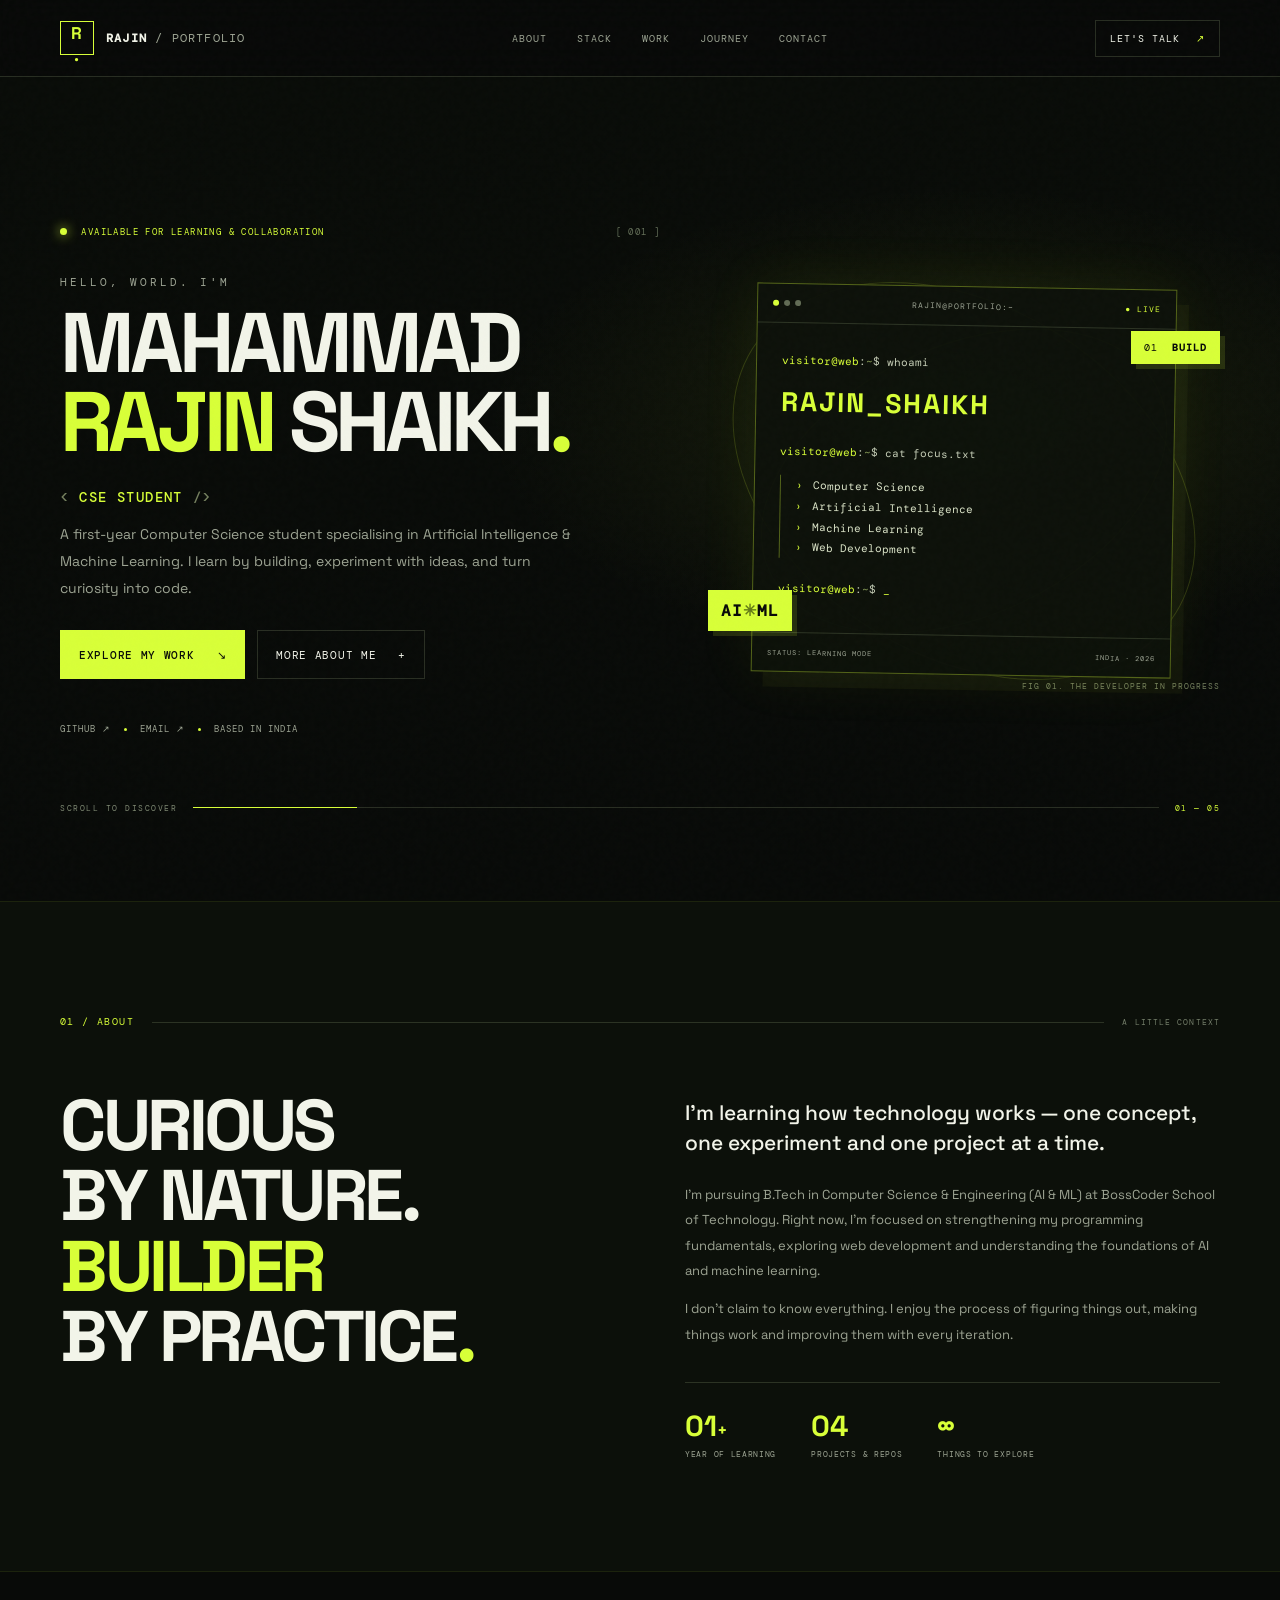
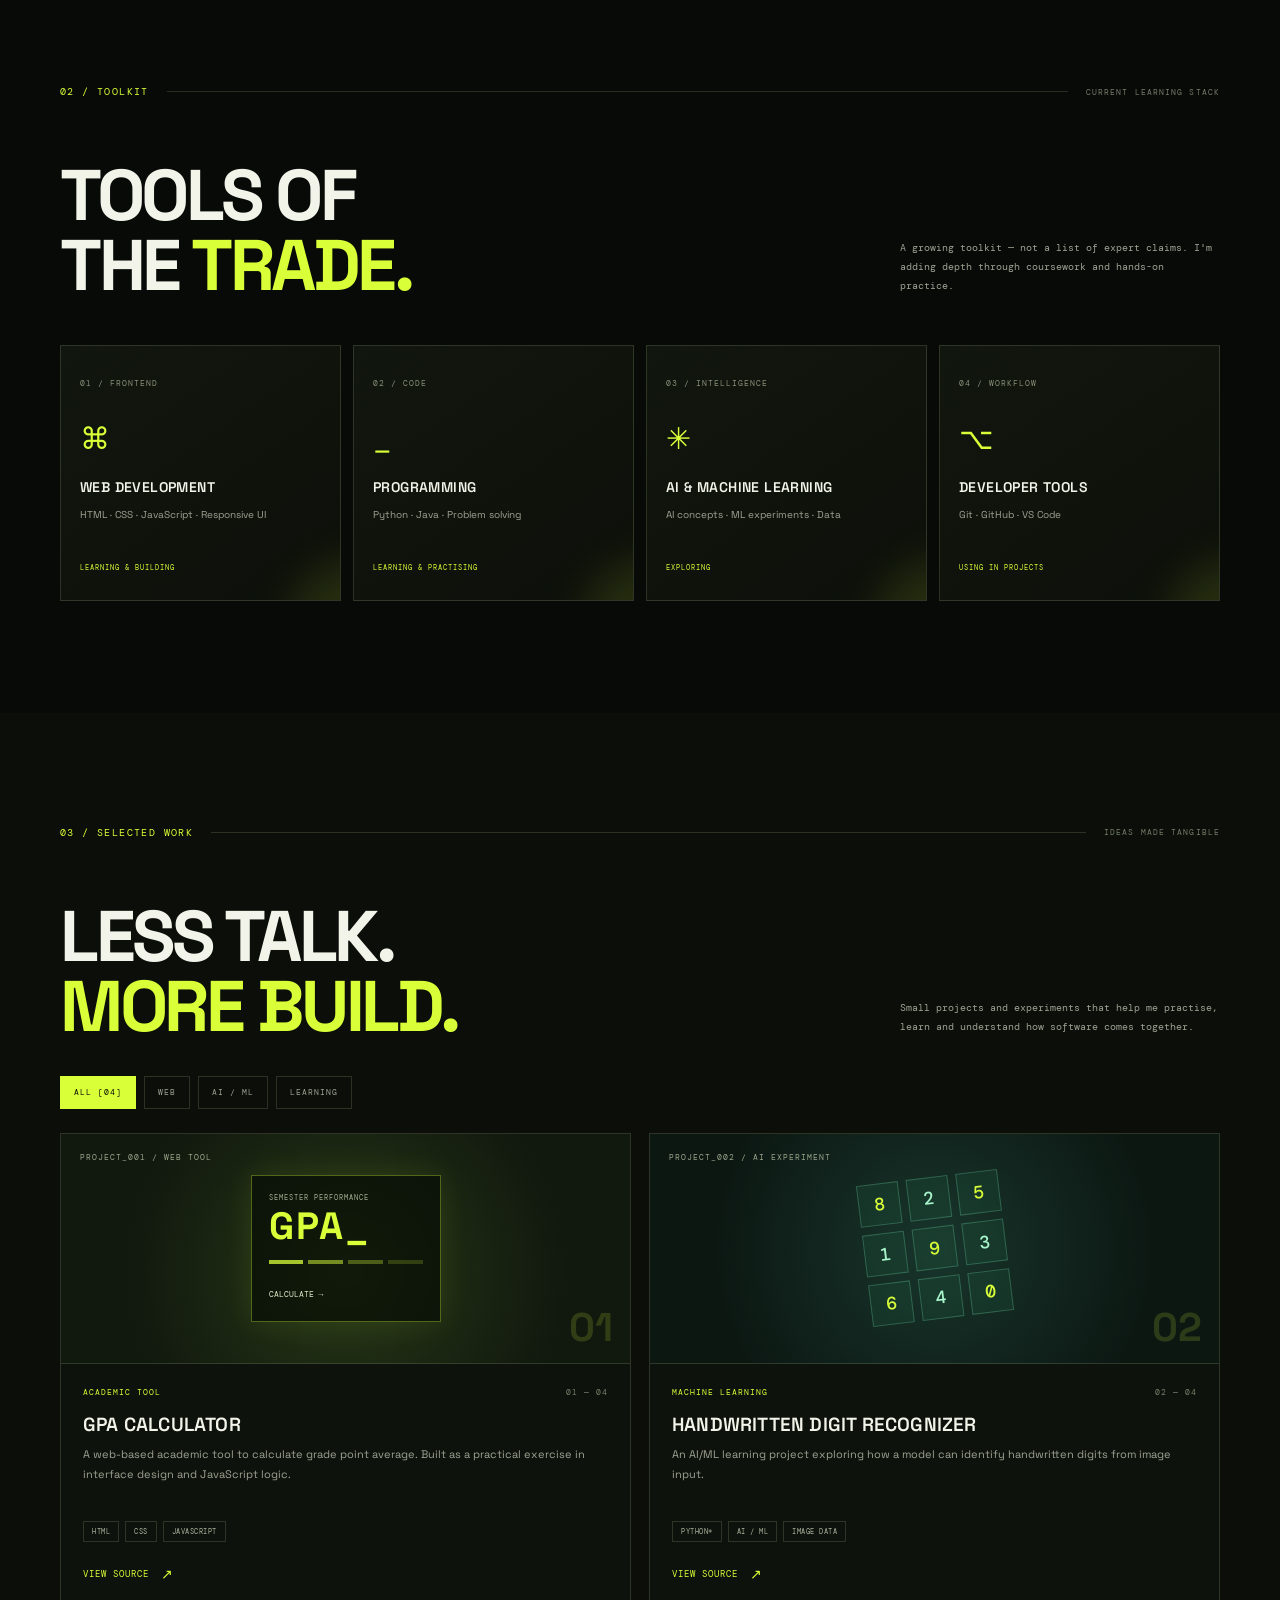
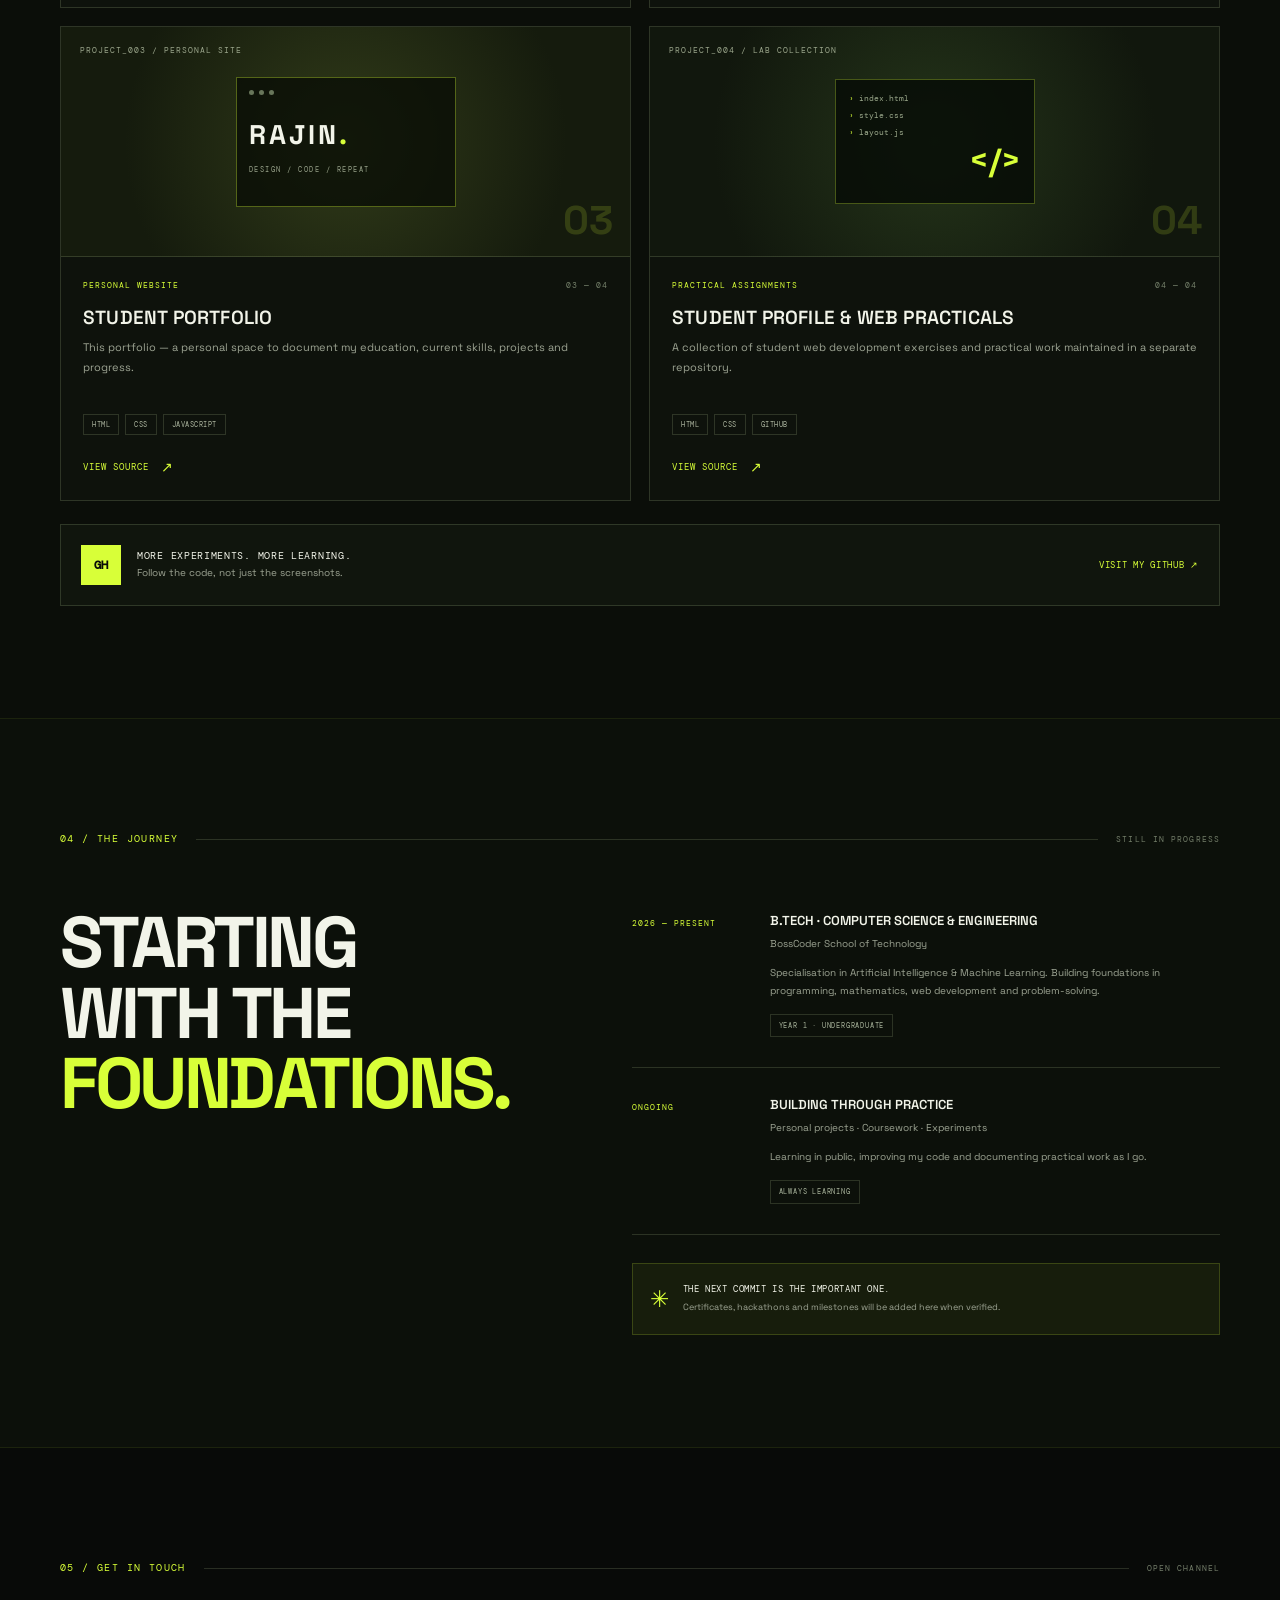
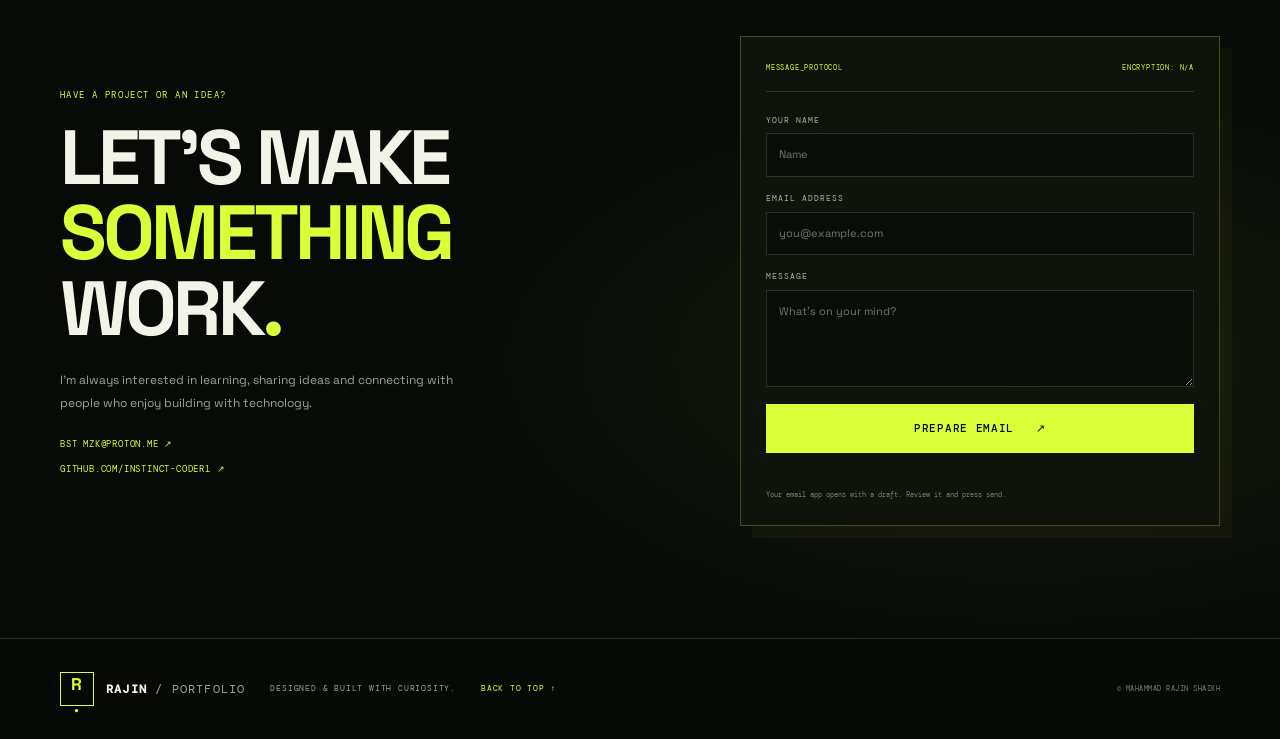
<file: index.html>
<!doctype html>
<html lang="en">
<head>
  <meta charset="utf-8">
  <meta name="viewport" content="width=device-width,initial-scale=1">
  <meta name="description" content="Mahammad Rajin Shaikh — B.Tech CSE student exploring AI, machine learning and software development.">
  <meta name="theme-color" content="#080a08">
  <title>Rajin Shaikh — Developer Portfolio</title>
  <link rel="preconnect" href="https://fonts.googleapis.com">
  <link rel="preconnect" href="https://fonts.gstatic.com" crossorigin>
  <link href="https://fonts.googleapis.com/css2?family=DM+Mono:wght@400;500&family=Space+Grotesk:wght@400;500;600;700&display=swap" rel="stylesheet">
  <link rel="stylesheet" href="styles.css">
  <script src="script.js" defer></script>
</head>
<body>
  <div class="noise" aria-hidden="true"></div>
  <div class="scroll-progress" id="scrollProgress" aria-hidden="true"></div>
  <a class="skip-link" href="#home">Skip to content</a>
  <header class="site-header">
    <nav class="nav container" aria-label="Main navigation">
      <a class="brand" href="#home"><span class="brand-mark">R<span>.</span></span><span>RAJIN<span class="brand-muted"> / PORTFOLIO</span></span></a>
      <button class="menu-toggle" id="menuToggle" type="button" aria-label="Open navigation" aria-expanded="false" aria-controls="navLinks"><span></span><span></span></button>
      <div class="nav-links" id="navLinks">
        <a href="#about">ABOUT</a><a href="#skills">STACK</a><a href="#projects">WORK</a><a href="#journey">JOURNEY</a><a href="#contact">CONTACT</a>
      </div>
      <a class="nav-cta" href="mailto:bstmzk@proton.me">LET'S TALK <span>↗</span></a>
    </nav>
  </header>

  <main>
    <section class="hero section" id="home">
      <div class="hero-grid container">
        <div class="hero-copy">
          <p class="eyebrow"><span class="live-dot"></span> AVAILABLE FOR LEARNING & COLLABORATION <span class="eyebrow-index">[ 001 ]</span></p>
          <p class="hero-kicker">HELLO, WORLD. I'M</p>
          <h1>MAHAMMAD<br><span>RAJIN</span> SHAIKH<span class="hero-period">.</span></h1>
          <div class="hero-role"><span class="role-bracket">&lt;</span><span id="roleRotator">CSE STUDENT</span><span class="role-bracket">/&gt;</span></div>
          <p class="hero-description">A first-year Computer Science student specialising in Artificial Intelligence &amp; Machine Learning. I learn by building, experiment with ideas, and turn curiosity into code.</p>
          <div class="hero-actions"><a class="button button-primary" href="#projects">EXPLORE MY WORK <span>↘</span></a><a class="button button-ghost" href="#about">MORE ABOUT ME <span>+</span></a></div>
          <div class="hero-social"><a href="https://github.com/instinct-coder1" target="_blank" rel="noopener noreferrer">GITHUB ↗</a><span></span><a href="mailto:bstmzk@proton.me">EMAIL ↗</a><span></span><span>BASED IN INDIA</span></div>
        </div>
        <div class="hero-art" aria-label="Decorative developer terminal">
          <div class="orbit orbit-a"></div><div class="orbit orbit-b"></div>
          <div class="terminal-card">
            <div class="terminal-top"><div class="terminal-dots"><i></i><i></i><i></i></div><span>RAJIN@PORTFOLIO:~</span><span class="terminal-live">● LIVE</span></div>
            <div class="terminal-body">
              <p><span class="prompt">visitor@web</span>:<span class="path">~</span>$ whoami</p>
              <h2>RAJIN_SHAIKH</h2>
              <p><span class="prompt">visitor@web</span>:<span class="path">~</span>$ cat focus.txt</p>
              <ul><li>Computer Science</li><li>Artificial Intelligence</li><li>Machine Learning</li><li>Web Development</li></ul>
              <p><span class="prompt">visitor@web</span>:<span class="path">~</span>$ <span class="terminal-cursor">_</span></p>
            </div>
            <div class="terminal-footer"><span>STATUS: LEARNING MODE</span><span>INDIA · 2026</span></div>
          </div>
          <div class="floating-code code-one">01 <b>BUILD</b></div><div class="floating-code code-two">AI<span>✳</span>ML</div>
          <div class="art-caption">FIG 01. THE DEVELOPER IN PROGRESS</div>
        </div>
      </div>
      <div class="hero-bottom container"><span>SCROLL TO DISCOVER</span><div class="scroll-track"><i></i></div><span>01 — 05</span></div>
    </section>

    <section class="section about-section" id="about">
      <div class="container">
        <div class="section-top"><span class="section-number">01 / ABOUT</span><span class="section-rule"></span><span class="section-side">A LITTLE CONTEXT</span></div>
        <div class="about-grid">
          <h2 class="section-title">CURIOUS<br>BY NATURE.<br><span>BUILDER</span><br>BY PRACTICE<span class="accent">.</span></h2>
          <div class="about-copy"><p class="about-lead">I'm learning how technology works — one concept, one experiment and one project at a time.</p><p>I'm pursuing B.Tech in Computer Science &amp; Engineering (AI &amp; ML) at BossCoder School of Technology. Right now, I'm focused on strengthening my programming fundamentals, exploring web development and understanding the foundations of AI and machine learning.</p><p>I don't claim to know everything. I enjoy the process of figuring things out, making things work and improving them with every iteration.</p>
            <div class="about-stats"><div><strong>01<span>+</span></strong><small>YEAR OF LEARNING</small></div><div><strong>04</strong><small>PROJECTS &amp; REPOS</small></div><div><strong>∞</strong><small>THINGS TO EXPLORE</small></div></div>
          </div>
        </div>
      </div>
    </section>

    <section class="section skills-section" id="skills">
      <div class="container">
        <div class="section-top"><span class="section-number">02 / TOOLKIT</span><span class="section-rule"></span><span class="section-side">CURRENT LEARNING STACK</span></div>
        <div class="section-heading-row"><h2 class="section-title">TOOLS OF<br>THE <span>TRADE.</span></h2><p class="section-note">A growing toolkit — not a list of expert claims. I'm adding depth through coursework and hands-on practice.</p></div>
        <div class="skills-grid">
          <article class="skill-card"><span class="skill-index">01 / FRONTEND</span><div class="skill-symbol">⌘</div><h3>WEB DEVELOPMENT</h3><p>HTML · CSS · JavaScript · Responsive UI</p><span class="skill-status">LEARNING & BUILDING</span></article>
          <article class="skill-card"><span class="skill-index">02 / CODE</span><div class="skill-symbol">_</div><h3>PROGRAMMING</h3><p>Python · Java · Problem solving</p><span class="skill-status">LEARNING & PRACTISING</span></article>
          <article class="skill-card"><span class="skill-index">03 / INTELLIGENCE</span><div class="skill-symbol">✳</div><h3>AI &amp; MACHINE LEARNING</h3><p>AI concepts · ML experiments · Data</p><span class="skill-status">EXPLORING</span></article>
          <article class="skill-card"><span class="skill-index">04 / WORKFLOW</span><div class="skill-symbol">⌥</div><h3>DEVELOPER TOOLS</h3><p>Git · GitHub · VS Code</p><span class="skill-status">USING IN PROJECTS</span></article>
        </div>
      </div>
    </section>

    <section class="section projects-section" id="projects">
      <div class="container">
        <div class="section-top"><span class="section-number">03 / SELECTED WORK</span><span class="section-rule"></span><span class="section-side">IDEAS MADE TANGIBLE</span></div>
        <div class="section-heading-row"><h2 class="section-title">LESS TALK.<br><span>MORE BUILD.</span></h2><p class="section-note">Small projects and experiments that help me practise, learn and understand how software comes together.</p></div>
        <div class="project-filters" role="group" aria-label="Filter projects"><button class="filter-chip active" type="button" data-filter="all" aria-pressed="true">ALL [04]</button><button class="filter-chip" type="button" data-filter="web" aria-pressed="false">WEB</button><button class="filter-chip" type="button" data-filter="ai" aria-pressed="false">AI / ML</button><button class="filter-chip" type="button" data-filter="learning" aria-pressed="false">LEARNING</button></div>
        <div class="projects-grid">
          <article class="project-card" data-category="web learning"><div class="project-visual visual-gpa"><span class="visual-label">PROJECT_001 / WEB TOOL</span><div class="gpa-screen"><small>SEMESTER PERFORMANCE</small><strong>GPA<span>_</span></strong><div class="gpa-bars"><i></i><i></i><i></i><i></i></div><b>CALCULATE →</b></div><span class="visual-code">01</span></div><div class="project-info"><div class="project-meta"><span>ACADEMIC TOOL</span><span>01 — 04</span></div><h3>GPA CALCULATOR</h3><p>A web-based academic tool to calculate grade point average. Built as a practical exercise in interface design and JavaScript logic.</p><div class="tag-list"><span>HTML</span><span>CSS</span><span>JAVASCRIPT</span></div><a class="text-link" href="https://github.com/instinct-coder1/gpa-calculator" target="_blank" rel="noopener noreferrer">VIEW SOURCE <span>↗</span></a></div></article>
          <article class="project-card" data-category="ai learning"><div class="project-visual visual-digit"><span class="visual-label">PROJECT_002 / AI EXPERIMENT</span><div class="digit-canvas"><b>8</b><b>2</b><b>5</b><b>1</b><b>9</b><b>3</b><b>6</b><b>4</b><b>0</b></div><span class="visual-code">02</span></div><div class="project-info"><div class="project-meta"><span>MACHINE LEARNING</span><span>02 — 04</span></div><h3>HANDWRITTEN DIGIT RECOGNIZER</h3><p>An AI/ML learning project exploring how a model can identify handwritten digits from image input.</p><div class="tag-list"><span>PYTHON*</span><span>AI / ML</span><span>IMAGE DATA</span></div><a class="text-link" href="https://github.com/instinct-coder1/handwritten-digit-recognizer" target="_blank" rel="noopener noreferrer">VIEW SOURCE <span>↗</span></a></div></article>
          <article class="project-card" data-category="web learning"><div class="project-visual visual-portfolio"><span class="visual-label">PROJECT_003 / PERSONAL SITE</span><div class="portfolio-window"><div><i></i><i></i><i></i></div><strong>RAJIN<span>.</span></strong><small>DESIGN / CODE / REPEAT</small></div><span class="visual-code">03</span></div><div class="project-info"><div class="project-meta"><span>PERSONAL WEBSITE</span><span>03 — 04</span></div><h3>STUDENT PORTFOLIO</h3><p>This portfolio — a personal space to document my education, current skills, projects and progress.</p><div class="tag-list"><span>HTML</span><span>CSS</span><span>JAVASCRIPT</span></div><a class="text-link" href="https://github.com/instinct-coder1/my-student-portfolio" target="_blank" rel="noopener noreferrer">VIEW SOURCE <span>↗</span></a></div></article>
          <article class="project-card" data-category="web learning"><div class="project-visual visual-lab"><span class="visual-label">PROJECT_004 / LAB COLLECTION</span><div class="lab-window"><span>index.html</span><span>style.css</span><span>layout.js</span><strong>&lt;/&gt;</strong></div><span class="visual-code">04</span></div><div class="project-info"><div class="project-meta"><span>PRACTICAL ASSIGNMENTS</span><span>04 — 04</span></div><h3>STUDENT PROFILE &amp; WEB PRACTICALS</h3><p>A collection of student web development exercises and practical work maintained in a separate repository.</p><div class="tag-list"><span>HTML</span><span>CSS</span><span>GITHUB</span></div><a class="text-link" href="https://github.com/instinct-coder1/student-profile" target="_blank" rel="noopener noreferrer">VIEW SOURCE <span>↗</span></a></div></article>
        </div>
        <div class="github-strip"><span class="github-mark">GH</span><div><strong>MORE EXPERIMENTS. MORE LEARNING.</strong><small>Follow the code, not just the screenshots.</small></div><a href="https://github.com/instinct-coder1" target="_blank" rel="noopener noreferrer">VISIT MY GITHUB ↗</a></div>
      </div>
    </section>

    <section class="section journey-section" id="journey">
      <div class="container">
        <div class="section-top"><span class="section-number">04 / THE JOURNEY</span><span class="section-rule"></span><span class="section-side">STILL IN PROGRESS</span></div>
        <div class="journey-grid"><h2 class="section-title">STARTING<br>WITH THE<br><span>FOUNDATIONS.</span></h2><div class="journey-content">
          <article class="journey-item"><span class="journey-date">2026 — PRESENT</span><div><h3>B.TECH · COMPUTER SCIENCE &amp; ENGINEERING</h3><p>BossCoder School of Technology</p><p class="journey-description">Specialisation in Artificial Intelligence &amp; Machine Learning. Building foundations in programming, mathematics, web development and problem-solving.</p><span class="journey-tag">YEAR 1 · UNDERGRADUATE</span></div></article>
          <article class="journey-item"><span class="journey-date">ONGOING</span><div><h3>BUILDING THROUGH PRACTICE</h3><p>Personal projects · Coursework · Experiments</p><p class="journey-description">Learning in public, improving my code and documenting practical work as I go.</p><span class="journey-tag">ALWAYS LEARNING</span></div></article>
          <div class="journey-note"><span>✳</span><p><strong>THE NEXT COMMIT IS THE IMPORTANT ONE.</strong><small>Certificates, hackathons and milestones will be added here when verified.</small></p></div>
        </div></div>
      </div>
    </section>

    <section class="contact-section section" id="contact">
      <div class="container">
        <div class="section-top"><span class="section-number">05 / GET IN TOUCH</span><span class="section-rule"></span><span class="section-side">OPEN CHANNEL</span></div>
        <div class="contact-grid"><div><p class="contact-kicker">HAVE A PROJECT OR AN IDEA?</p><h2>LET'S MAKE<br><span>SOMETHING</span><br>WORK<span class="accent">.</span></h2><p class="contact-copy">I'm always interested in learning, sharing ideas and connecting with people who enjoy building with technology.</p><div class="contact-links"><a href="mailto:bstmzk@proton.me">BST MZK@PROTON.ME ↗</a><a href="https://github.com/instinct-coder1" target="_blank" rel="noopener noreferrer">GITHUB.COM/INSTINCT-CODER1 ↗</a></div></div>
          <form class="contact-form" id="contactForm" novalidate><div class="form-heading"><span>MESSAGE_PROTOCOL</span><span>ENCRYPTION: N/A</span></div><label for="name">YOUR NAME</label><input id="name" name="name" type="text" placeholder="Name" autocomplete="name" required><label for="email">EMAIL ADDRESS</label><input id="email" name="email" type="email" placeholder="you@example.com" autocomplete="email" required><label for="message">MESSAGE</label><textarea id="message" name="message" rows="4" placeholder="What's on your mind?" required></textarea><button class="button button-primary submit-button" type="submit">PREPARE EMAIL <span>↗</span></button><p class="form-feedback" id="formFeedback" role="status" aria-live="polite"></p><small class="form-note">Your email app opens with a draft. Review it and press send.</small></form>
        </div>
      </div>
    </section>
  </main>
  <footer class="site-footer"><div class="container footer-inner"><a class="brand" href="#home"><span class="brand-mark">R<span>.</span></span><span>RAJIN<span class="brand-muted"> / PORTFOLIO</span></span></a><span>DESIGNED &amp; BUILT WITH CURIOSITY.</span><a href="#home">BACK TO TOP ↑</a><small>© <span id="year"></span> MAHAMMAD RAJIN SHAIKH</small></div></footer>
  <button class="back-to-top" id="backToTop" type="button" aria-label="Back to top">↑</button>
</body>
</html>
</file>
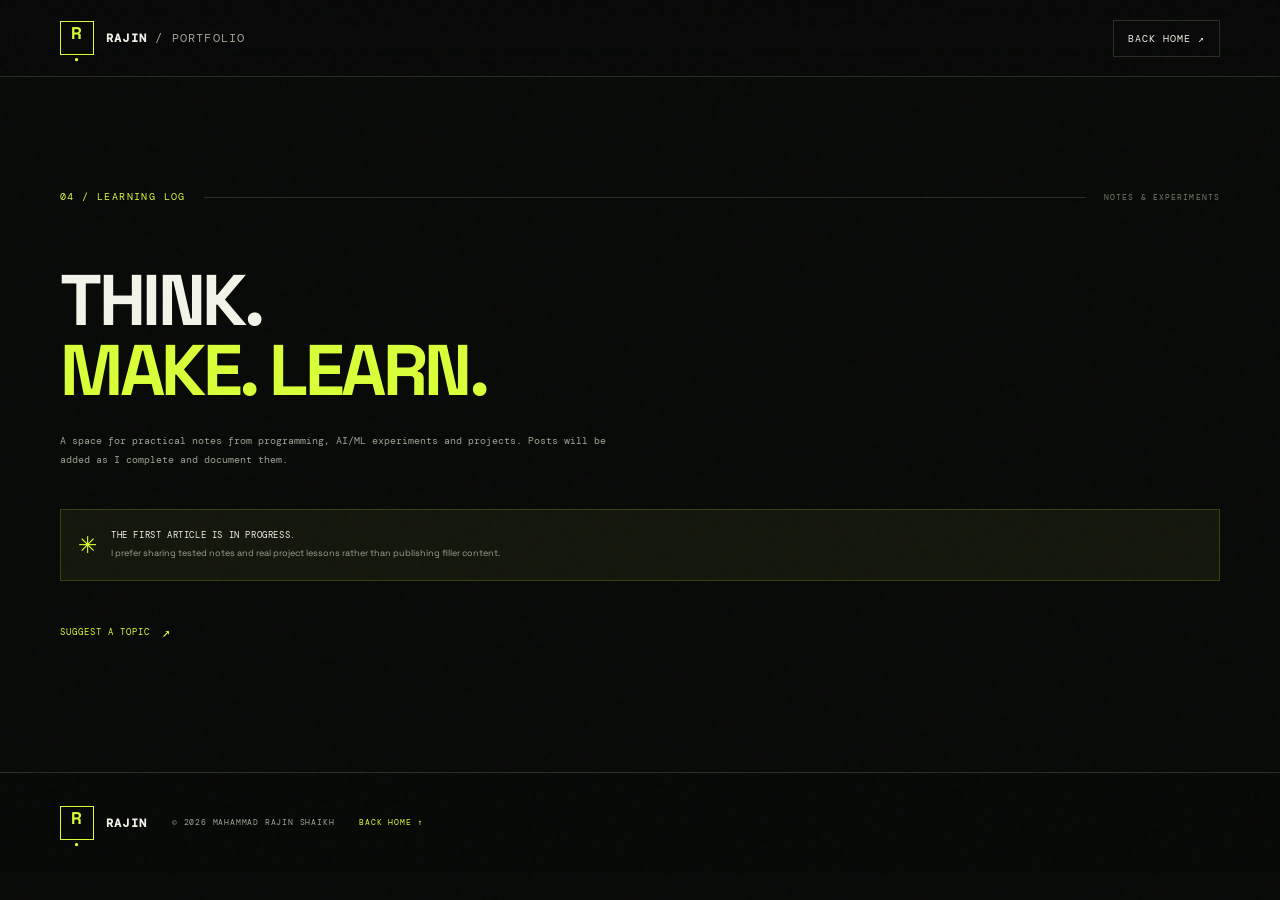
<file: blog.html>
<!doctype html><html lang="en"><head><meta charset="utf-8"><meta name="viewport" content="width=device-width,initial-scale=1"><meta name="theme-color" content="#080a08"><title>Learning Log — Rajin Shaikh</title><link rel="preconnect" href="https://fonts.googleapis.com"><link rel="preconnect" href="https://fonts.gstatic.com" crossorigin><link href="https://fonts.googleapis.com/css2?family=DM+Mono:wght@400;500&family=Space+Grotesk:wght@400;500;600;700&display=swap" rel="stylesheet"><link rel="stylesheet" href="styles.css"></head><body><div class="noise"></div><header class="site-header"><nav class="nav container"><a class="brand" href="index.html"><span class="brand-mark">R<span>.</span></span><span>RAJIN<span class="brand-muted"> / PORTFOLIO</span></span></a><a class="nav-cta" href="index.html">BACK HOME ↗</a></nav></header><main class="section container"><div class="section-top"><span class="section-number">04 / LEARNING LOG</span><span class="section-rule"></span><span class="section-side">NOTES & EXPERIMENTS</span></div><h1 class="section-title">THINK.<br><span>MAKE. LEARN.</span></h1><p class="section-note" style="max-width:570px;margin:25px 0 40px">A space for practical notes from programming, AI/ML experiments and projects. Posts will be added as I complete and document them.</p><div class="journey-note"><span>✳</span><p><strong>THE FIRST ARTICLE IS IN PROGRESS.</strong><small>I prefer sharing tested notes and real project lessons rather than publishing filler content.</small></p></div><p style="margin-top:36px"><a class="text-link" href="mailto:bstmzk@proton.me?subject=Learning%20log%20topic">SUGGEST A TOPIC <span>↗</span></a></p></main><footer class="site-footer"><div class="container footer-inner"><a class="brand" href="index.html"><span class="brand-mark">R<span>.</span></span>RAJIN</a><span>© 2026 MAHAMMAD RAJIN SHAIKH</span><a href="index.html">BACK HOME ↑</a></div></footer></body></html>
</file>
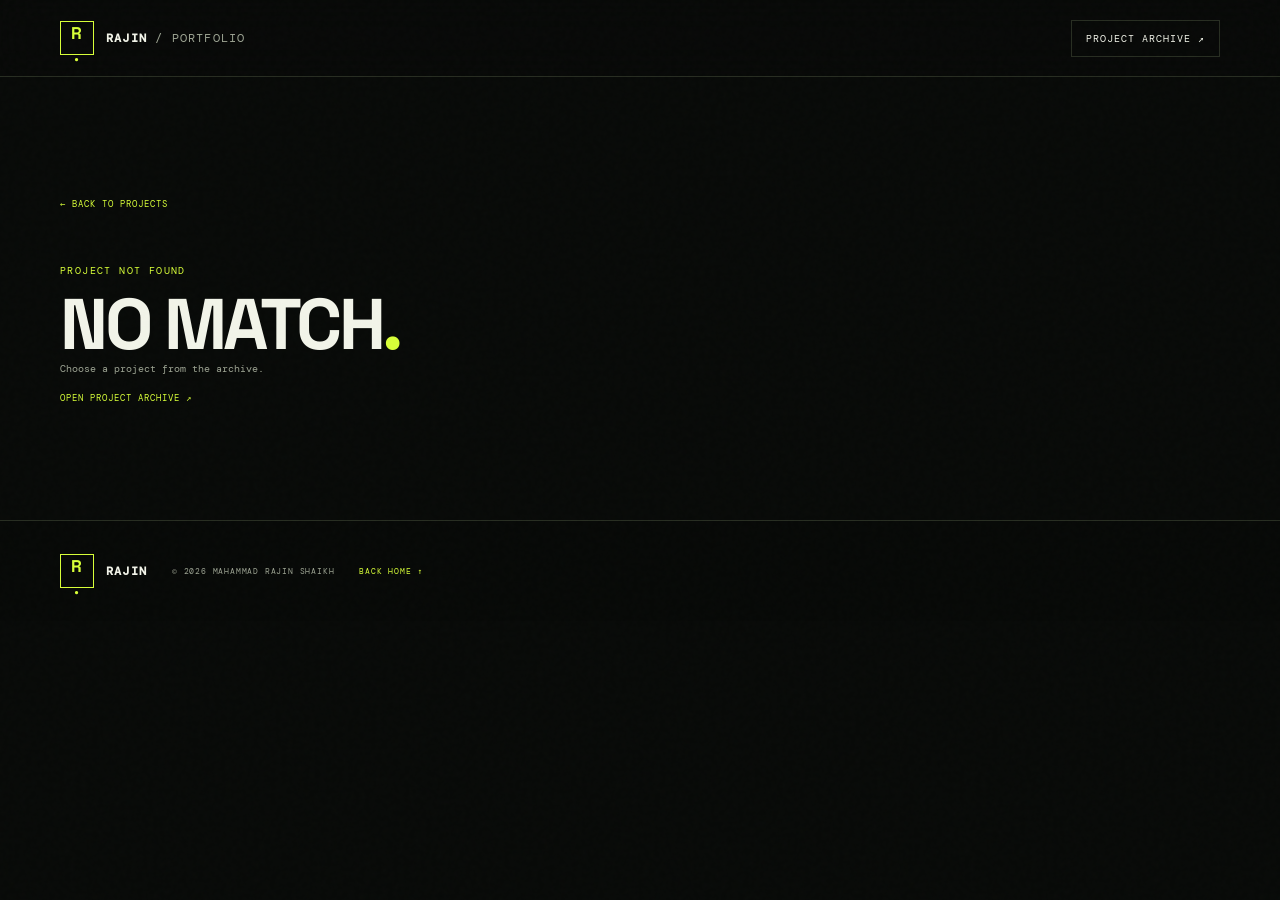
<file: project.html>
<!doctype html><html lang="en"><head><meta charset="utf-8"><meta name="viewport" content="width=device-width,initial-scale=1"><meta name="theme-color" content="#080a08"><title>Project — Rajin Shaikh</title><link rel="preconnect" href="https://fonts.googleapis.com"><link rel="preconnect" href="https://fonts.gstatic.com" crossorigin><link href="https://fonts.googleapis.com/css2?family=DM+Mono:wght@400;500&family=Space+Grotesk:wght@400;500;600;700&display=swap" rel="stylesheet"><link rel="stylesheet" href="styles.css"><script defer src="project-detail.js"></script></head><body><div class="noise"></div><header class="site-header"><nav class="nav container"><a class="brand" href="index.html"><span class="brand-mark">R<span>.</span></span><span>RAJIN<span class="brand-muted"> / PORTFOLIO</span></span></a><a class="nav-cta" href="projects.html">PROJECT ARCHIVE ↗</a></nav></header><main class="section container"><a class="text-link" href="projects.html">← BACK TO PROJECTS</a><div id="projectDetail" style="padding-top:38px"><p class="section-number">PROJECT DETAILS</p><h1 class="section-title">LOADING<span>.</span></h1></div></main><footer class="site-footer"><div class="container footer-inner"><a class="brand" href="index.html"><span class="brand-mark">R<span>.</span></span>RAJIN</a><span>© 2026 MAHAMMAD RAJIN SHAIKH</span><a href="index.html">BACK HOME ↑</a></div></footer></body></html>
</file>
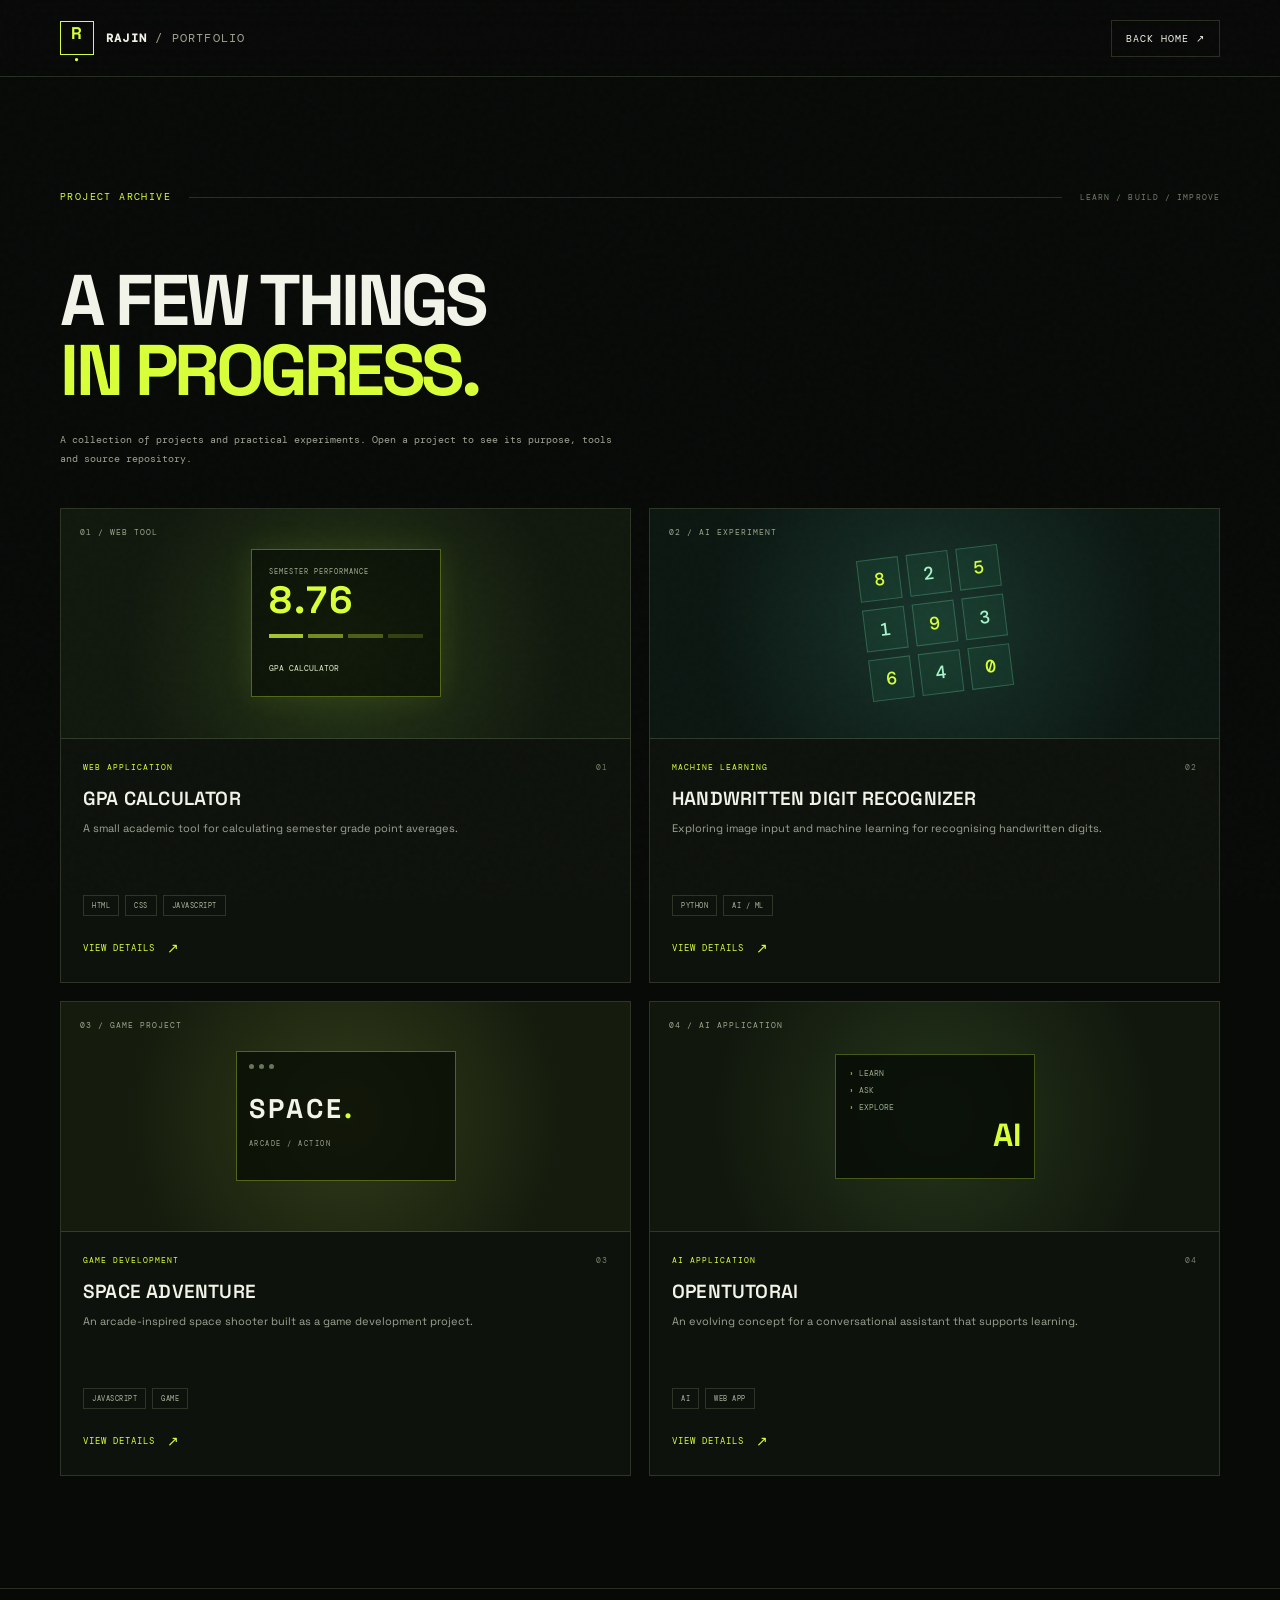
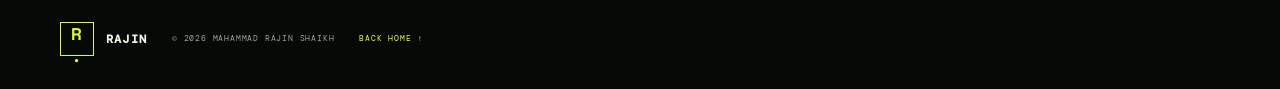
<file: projects.html>
<!doctype html><html lang="en"><head><meta charset="utf-8"><meta name="viewport" content="width=device-width,initial-scale=1"><meta name="theme-color" content="#080a08"><title>Projects — Rajin Shaikh</title><link rel="preconnect" href="https://fonts.googleapis.com"><link rel="preconnect" href="https://fonts.gstatic.com" crossorigin><link href="https://fonts.googleapis.com/css2?family=DM+Mono:wght@400;500&family=Space+Grotesk:wght@400;500;600;700&display=swap" rel="stylesheet"><link rel="stylesheet" href="styles.css"></head><body><div class="noise"></div><header class="site-header"><nav class="nav container"><a class="brand" href="index.html"><span class="brand-mark">R<span>.</span></span><span>RAJIN<span class="brand-muted"> / PORTFOLIO</span></span></a><a class="nav-cta" href="index.html#projects">BACK HOME ↗</a></nav></header><main class="section container"><div class="section-top"><span class="section-number">PROJECT ARCHIVE</span><span class="section-rule"></span><span class="section-side">LEARN / BUILD / IMPROVE</span></div><h1 class="section-title">A FEW THINGS<br><span>IN PROGRESS.</span></h1><p class="section-note" style="max-width:560px;margin:24px 0 40px">A collection of projects and practical experiments. Open a project to see its purpose, tools and source repository.</p><div class="projects-grid">
<article class="project-card"><div class="project-visual visual-gpa"><span class="visual-label">01 / WEB TOOL</span><div class="gpa-screen"><small>SEMESTER PERFORMANCE</small><strong>8.76</strong><div class="gpa-bars"><i></i><i></i><i></i><i></i></div><b>GPA CALCULATOR</b></div></div><div class="project-info"><div class="project-meta"><span>WEB APPLICATION</span><span>01</span></div><h3>GPA CALCULATOR</h3><p>A small academic tool for calculating semester grade point averages.</p><div class="tag-list"><span>HTML</span><span>CSS</span><span>JAVASCRIPT</span></div><a class="text-link" href="project.html?id=gpa-calculator">VIEW DETAILS <span>↗</span></a></div></article>
<article class="project-card"><div class="project-visual visual-digit"><span class="visual-label">02 / AI EXPERIMENT</span><div class="digit-canvas"><b>8</b><b>2</b><b>5</b><b>1</b><b>9</b><b>3</b><b>6</b><b>4</b><b>0</b></div></div><div class="project-info"><div class="project-meta"><span>MACHINE LEARNING</span><span>02</span></div><h3>HANDWRITTEN DIGIT RECOGNIZER</h3><p>Exploring image input and machine learning for recognising handwritten digits.</p><div class="tag-list"><span>PYTHON</span><span>AI / ML</span></div><a class="text-link" href="project.html?id=handwritten-digit-recognizer">VIEW DETAILS <span>↗</span></a></div></article>
<article class="project-card"><div class="project-visual visual-portfolio"><span class="visual-label">03 / GAME PROJECT</span><div class="portfolio-window"><div><i></i><i></i><i></i></div><strong>SPACE<span>.</span></strong><small>ARCADE / ACTION</small></div></div><div class="project-info"><div class="project-meta"><span>GAME DEVELOPMENT</span><span>03</span></div><h3>SPACE ADVENTURE</h3><p>An arcade-inspired space shooter built as a game development project.</p><div class="tag-list"><span>JAVASCRIPT</span><span>GAME</span></div><a class="text-link" href="project.html?id=space-adventure">VIEW DETAILS <span>↗</span></a></div></article>
<article class="project-card"><div class="project-visual visual-lab"><span class="visual-label">04 / AI APPLICATION</span><div class="lab-window"><span>LEARN</span><span>ASK</span><span>EXPLORE</span><strong>AI</strong></div></div><div class="project-info"><div class="project-meta"><span>AI APPLICATION</span><span>04</span></div><h3>OPENTUTORAI</h3><p>An evolving concept for a conversational assistant that supports learning.</p><div class="tag-list"><span>AI</span><span>WEB APP</span></div><a class="text-link" href="project.html?id=opentutorai">VIEW DETAILS <span>↗</span></a></div></article></div></main><footer class="site-footer"><div class="container footer-inner"><a class="brand" href="index.html"><span class="brand-mark">R<span>.</span></span>RAJIN</a><span>© 2026 MAHAMMAD RAJIN SHAIKH</span><a href="index.html">BACK HOME ↑</a></div></footer></body></html>
</file>
<file: styles.css>
:root{--bg:#080a08;--panel:#10140f;--panel2:#151b12;--text:#f2f4e9;--muted:#9da493;--line:rgba(213,235,175,.16);--acid:#d8ff38;--acid2:#a9d52a;--mono:"DM Mono",monospace;--display:"Space Grotesk",sans-serif;--max:1160px}*{box-sizing:border-box}html{scroll-behavior:smooth;scroll-padding-top:88px}body{margin:0;background:var(--bg);color:var(--text);font-family:var(--display),sans-serif;line-height:1.6;overflow-x:hidden}a{color:inherit;text-decoration:none}button,input,textarea{font:inherit}.container{width:min(var(--max),calc(100% - 56px));margin-inline:auto}.noise{position:fixed;inset:0;pointer-events:none;z-index:80;opacity:.035;background-image:url("data:image/svg+xml,%3Csvg viewBox='0 0 180 180' xmlns='http://www.w3.org/2000/svg'%3E%3Cfilter id='n'%3E%3CfeTurbulence type='fractalNoise' baseFrequency='.9' numOctaves='3' stitchTiles='stitch'/%3E%3C/filter%3E%3Crect width='100%25' height='100%25' filter='url(%23n)' opacity='.5'/%3E%3C/svg%3E")}.scroll-progress{height:2px;position:fixed;top:0;left:0;width:0;background:var(--acid);z-index:100;box-shadow:0 0 12px var(--acid)}.skip-link{position:absolute;top:8px;left:-999px;background:var(--acid);color:#080a08;padding:9px 14px;z-index:120}.skip-link:focus{left:12px}.site-header{position:sticky;top:0;z-index:60;background:rgba(8,10,8,.88);backdrop-filter:blur(18px);border-bottom:1px solid var(--line)}.nav{height:76px;display:flex;align-items:center;justify-content:space-between;gap:25px}.brand{display:flex;align-items:center;gap:12px;font:700 12px var(--mono);letter-spacing:1.2px}.brand-mark{width:34px;height:34px;border:1px solid var(--acid);display:grid;place-items:center;color:var(--acid);font:700 17px var(--display)}.brand-mark span,.brand-dot{color:var(--acid)}.brand-muted{color:var(--muted);font-weight:400}.nav-links{display:flex;gap:30px}.nav-links a,.nav-cta{font:10px var(--mono);letter-spacing:1px;color:var(--muted);transition:color .2s}.nav-links a:hover,.nav-cta:hover{color:var(--acid)}.nav-cta{border:1px solid var(--line);padding:11px 14px;color:var(--text)}.nav-cta span{color:var(--acid);margin-left:9px}.menu-toggle{display:none}.section{padding:112px 0}.hero{min-height:calc(100svh - 76px);padding:86px 0 25px;position:relative;display:flex;flex-direction:column;justify-content:center;background:radial-gradient(ellipse at 75% 42%,rgba(181,220,44,.09),transparent 35%),linear-gradient(180deg,#090c08,#080a08)}.hero-grid{display:grid;grid-template-columns:1.08fr .92fr;align-items:center;gap:48px}.eyebrow,.hero-kicker,.section-number,.section-side,.section-note,.skill-index,.skill-status,.project-meta,.visual-label,.journey-date,.journey-tag,.contact-kicker,.form-heading,.contact-form label,.form-note,.hero-social,.hero-bottom,.art-caption,.terminal-top,.terminal-footer,.project-filters,.text-link,.footer-inner{font-family:var(--mono)}.eyebrow{font-size:9px;letter-spacing:1.4px;color:var(--acid);margin:0 0 35px}.live-dot{display:inline-block;width:7px;height:7px;border-radius:50%;background:var(--acid);box-shadow:0 0 12px var(--acid);margin-right:8px}.eyebrow-index{float:right;color:#65705a}.hero-kicker{font-size:11px;letter-spacing:3px;color:var(--muted);margin:0 0 12px}.hero h1{font:700 clamp(48px,6.6vw,88px)/.94 var(--display);letter-spacing:-5px;margin:0}.hero h1>span:first-of-type{color:var(--acid)}.hero-period,.accent{color:var(--acid)}.hero-role{display:flex;align-items:center;gap:10px;margin:26px 0 15px;color:var(--acid);font:500 14px var(--mono);letter-spacing:1.4px}.role-bracket{color:#75805f}.hero-description{max-width:510px;color:var(--muted);font-size:14px;line-height:1.9}.hero-actions{display:flex;gap:12px;flex-wrap:wrap;margin-top:29px}.button{min-height:49px;padding:0 18px;display:inline-flex;align-items:center;justify-content:center;gap:22px;font:11px var(--mono);letter-spacing:.7px;border:1px solid transparent;cursor:pointer;transition:transform .2s,background .2s,border-color .2s}.button:hover{transform:translateY(-3px)}.button-primary{background:var(--acid);color:#0a0d07;font-weight:500}.button-primary:hover{background:#e7ff83;box-shadow:0 8px 35px rgba(216,255,56,.18)}.button-ghost{border-color:var(--line);color:var(--text)}.button-ghost:hover{border-color:var(--acid);color:var(--acid)}.hero-social{display:flex;align-items:center;gap:13px;margin-top:43px;font-size:9px;letter-spacing:1px;color:var(--muted)}.hero-social a:hover{color:var(--acid)}.hero-social>span:not(:last-child){height:3px;width:3px;background:var(--acid);border-radius:50%}.hero-art{min-height:440px;display:grid;place-items:center;position:relative}.orbit{position:absolute;border:1px solid rgba(216,255,56,.16);border-radius:50%;transform:rotate(-25deg)}.orbit-a{width:430px;height:270px}.orbit-b{width:500px;height:350px;transform:rotate(32deg)}.terminal-card{width:min(420px,90%);position:relative;z-index:2;background:rgba(13,18,10,.94);border:1px solid rgba(216,255,56,.35);box-shadow:0 0 60px rgba(165,207,35,.08),12px 15px 0 rgba(216,255,56,.035);transform:rotate(1deg)}.terminal-top,.terminal-footer{height:39px;display:flex;align-items:center;justify-content:space-between;padding:0 15px;border-bottom:1px solid var(--line);font-size:8px;letter-spacing:1px;color:var(--muted)}.terminal-dots{display:flex;gap:5px}.terminal-dots i{height:6px;width:6px;background:#626c55;border-radius:50%}.terminal-dots i:first-child{background:var(--acid)}.terminal-live{color:var(--acid)}.terminal-body{padding:27px 25px 20px;font:11px/1.9 var(--mono);color:#c5cdb6}.terminal-body p{margin:0 0 13px}.prompt{color:var(--acid)}.path{color:#879b57}.terminal-body h2{font:700 27px var(--display);letter-spacing:2px;color:var(--acid);margin:0 0 22px}.terminal-body ul{list-style:none;margin:0 0 20px;padding:0 0 0 15px;border-left:1px solid rgba(216,255,56,.35);color:#dbe4c8}.terminal-body li:before{content:"›";color:var(--acid);margin-right:10px}.terminal-cursor{animation:blink 1s steps(2,start) infinite;color:var(--acid)}.terminal-footer{border-top:1px solid var(--line);border-bottom:0;font-size:7px}.floating-code{position:absolute;z-index:3;background:var(--acid);color:#080a08;padding:10px 13px;font:10px var(--mono);letter-spacing:1px;box-shadow:5px 5px 0 rgba(216,255,56,.13)}.floating-code b{margin-left:7px}.code-one{top:70px;right:0}.code-two{bottom:70px;left:0;font-size:16px;font-weight:700}.code-two span{color:#647d17}.art-caption{position:absolute;bottom:8px;right:0;color:#75805f;font-size:8px;letter-spacing:1px}.hero-bottom{display:flex;align-items:center;gap:16px;margin-top:65px;color:#7e8872;font-size:8px;letter-spacing:1.5px}.scroll-track{height:1px;flex:1;background:var(--line);position:relative}.scroll-track i{position:absolute;left:0;top:0;width:17%;height:1px;background:var(--acid)}.hero-bottom span:last-child{color:var(--acid)}.section-top{display:flex;align-items:center;gap:18px;margin-bottom:60px}.section-number{font-size:10px;letter-spacing:1.4px;color:var(--acid);white-space:nowrap}.section-rule{height:1px;flex:1;background:var(--line)}.section-side{font-size:8px;letter-spacing:1.1px;color:#737d69;white-space:nowrap}.about-section{background:#0c100a;border-block:1px solid rgba(216,255,56,.08)}.about-grid{display:grid;grid-template-columns:1fr 1fr;gap:90px;align-items:start}.section-title{font:700 clamp(43px,5.6vw,72px)/.98 var(--display);letter-spacing:-3.5px;margin:0}.section-title span{color:var(--acid)}.about-copy{padding-top:8px;max-width:550px}.about-lead{font:500 21px/1.45 var(--display);margin:0 0 23px}.about-copy>p:not(.about-lead){font-size:13px;color:var(--muted);line-height:1.95}.about-stats{display:flex;gap:35px;border-top:1px solid var(--line);margin-top:35px;padding-top:24px}.about-stats div{display:grid;gap:5px}.about-stats strong{font:700 29px var(--display);color:var(--acid)}.about-stats strong span{font-size:17px}.about-stats small{font:8px var(--mono);letter-spacing:.7px;color:var(--muted)}.section-heading-row{display:flex;justify-content:space-between;align-items:end;gap:50px;margin-bottom:45px}.section-note{max-width:320px;color:var(--muted);font-size:10px;line-height:1.9;margin:0 0 5px}.skills-grid{display:grid;grid-template-columns:repeat(4,1fr);gap:12px}.skill-card{min-height:245px;padding:22px 19px;border:1px solid var(--line);background:linear-gradient(145deg,#11160e,#0c100a);position:relative;overflow:hidden;transition:transform .25s,border-color .25s}.skill-card:after{content:"";position:absolute;width:130px;height:130px;right:-80px;bottom:-90px;border-radius:50%;background:rgba(216,255,56,.12);filter:blur(20px)}.skill-card:hover{transform:translateY(-6px);border-color:rgba(216,255,56,.55)}.skill-index{font-size:8px;letter-spacing:1px;color:#879078}.skill-symbol{font:30px var(--display);color:var(--acid);margin:25px 0 20px}.skill-card h3{font:600 14px var(--display);letter-spacing:.4px;margin:0 0 10px}.skill-card p{font-size:10px;line-height:1.8;color:var(--muted);min-height:36px}.skill-status{display:inline-block;margin-top:10px;font-size:7px;letter-spacing:1px;color:var(--acid)}.projects-section{background:#0b0e09}.project-filters{display:flex;gap:8px;flex-wrap:wrap;margin:-10px 0 24px}.filter-chip{background:transparent;border:1px solid var(--line);padding:9px 13px;color:var(--muted);font-size:8px;letter-spacing:1px;cursor:pointer;transition:all .2s}.filter-chip:hover,.filter-chip.active{background:var(--acid);color:#090c07;border-color:var(--acid)}.projects-grid{display:grid;grid-template-columns:repeat(2,1fr);gap:18px}.project-card{border:1px solid var(--line);background:#0e120c;transition:transform .25s,border-color .25s}.project-card:hover{transform:translateY(-5px);border-color:rgba(216,255,56,.6)}.project-card[hidden]{display:none!important}.project-visual{height:230px;position:relative;display:grid;place-items:center;overflow:hidden;border-bottom:1px solid var(--line)}.visual-gpa{background:radial-gradient(circle at 50% 60%,#273817,#11180e 70%)}.visual-digit{background:radial-gradient(circle at 50% 50%,#18352c,#0c1712 72%)}.visual-portfolio{background:radial-gradient(circle at 50% 50%,#313b19,#151b0d 72%)}.visual-lab{background:radial-gradient(circle at 50% 50%,#25351a,#11170d 72%)}.visual-label{position:absolute;top:17px;left:19px;font-size:8px;letter-spacing:1px;color:#9aa58b}.visual-code{position:absolute;right:17px;bottom:10px;font:700 40px var(--display);color:rgba(216,255,56,.16)}.gpa-screen{width:190px;padding:17px;border:1px solid rgba(216,255,56,.35);background:rgba(5,10,4,.65);box-shadow:0 0 30px rgba(216,255,56,.1)}.gpa-screen small{display:block;color:#a3ae92;font:7px var(--mono);letter-spacing:1px}.gpa-screen strong{display:block;font:700 38px var(--display);color:var(--acid);letter-spacing:2px}.gpa-screen strong span{animation:blink 1s steps(2,start) infinite}.gpa-bars{display:flex;gap:5px;margin:10px 0 15px}.gpa-bars i{height:4px;flex:1;background:var(--acid);opacity:.75}.gpa-bars i:nth-child(2){opacity:.5}.gpa-bars i:nth-child(3){opacity:.3}.gpa-bars i:nth-child(4){opacity:.18}.gpa-screen>b{font:8px var(--mono);color:#dbe8c8}.digit-canvas{display:grid;grid-template-columns:repeat(3,42px);gap:8px;transform:rotate(-7deg)}.digit-canvas b{height:42px;display:grid;place-items:center;border:1px solid rgba(116,222,172,.28);background:rgba(33,105,71,.18);font:500 18px var(--mono);color:#a8f4cb}.digit-canvas b:nth-child(odd){color:var(--acid)}.portfolio-window{width:220px;height:130px;border:1px solid rgba(216,255,56,.35);background:rgba(7,11,5,.75);padding:12px}.portfolio-window>div{display:flex;gap:5px}.portfolio-window i{width:5px;height:5px;background:#68765a;border-radius:50%}.portfolio-window strong{display:block;margin:22px 0 2px;font:700 27px var(--display);letter-spacing:3px}.portfolio-window strong span{color:var(--acid)}.portfolio-window small{font:7px var(--mono);letter-spacing:1.5px;color:#98a28a}.lab-window{width:200px;height:125px;border:1px solid rgba(216,255,56,.3);background:rgba(6,10,5,.8);padding:13px;display:flex;flex-direction:column;gap:7px}.lab-window span{font:8px var(--mono);color:#9ba88b}.lab-window span:before{content:"› ";color:var(--acid)}.lab-window strong{font:700 32px var(--display);color:var(--acid);align-self:flex-end;margin-top:-4px}.project-info{padding:22px}.project-meta{display:flex;justify-content:space-between;color:var(--acid);font-size:8px;letter-spacing:1px}.project-meta span:last-child{color:#75806b}.project-info h3{font:600 19px var(--display);letter-spacing:.2px;margin:13px 0 8px}.project-info>p{min-height:59px;color:var(--muted);font-size:11px;line-height:1.8;margin:0}.tag-list{display:flex;gap:6px;flex-wrap:wrap;margin:17px 0}.tag-list span{border:1px solid var(--line);padding:5px 8px;color:#aab39d;font:7px var(--mono);letter-spacing:.5px}.text-link{display:inline-flex;gap:12px;align-items:center;font-size:9px;letter-spacing:1px;color:var(--acid);margin-top:3px}.text-link span{font-size:14px;transition:transform .2s}.text-link:hover span{transform:translate(3px,-3px)}.github-strip{display:flex;align-items:center;gap:16px;margin-top:23px;padding:20px;border:1px solid var(--line);background:#10150d}.github-mark{width:40px;height:40px;display:grid;place-items:center;background:var(--acid);color:#090c07;font:700 12px var(--mono)}.github-strip div{display:grid;gap:3px}.github-strip strong{font:10px var(--mono);letter-spacing:.7px}.github-strip small{font-size:10px;color:var(--muted)}.github-strip>a{margin-left:auto;font:9px var(--mono);letter-spacing:.7px;color:var(--acid)}.journey-section{background:#0c100a;border-block:1px solid rgba(216,255,56,.08)}.journey-grid{display:grid;grid-template-columns:.9fr 1.1fr;gap:90px}.journey-content{padding-top:5px}.journey-item{display:grid;grid-template-columns:120px 1fr;gap:18px;padding:0 0 30px;margin-bottom:28px;border-bottom:1px solid var(--line)}.journey-date{font-size:8px;letter-spacing:1px;color:var(--acid);padding-top:5px}.journey-item h3{font:600 13px var(--display);margin:0 0 7px}.journey-item p{font-size:10px;color:var(--muted);margin:0 0 6px}.journey-item .journey-description{line-height:1.8;margin-top:12px}.journey-tag{display:inline-block;color:#a8b39b;border:1px solid var(--line);padding:5px 8px;font-size:7px;letter-spacing:.8px;margin-top:8px}.journey-note{display:flex;align-items:center;gap:14px;padding:17px;background:rgba(216,255,56,.055);border:1px solid rgba(216,255,56,.18)}.journey-note>span{font-size:23px;color:var(--acid)}.journey-note p{display:grid;gap:5px;margin:0}.journey-note strong{font:9px var(--mono);letter-spacing:.6px}.journey-note small{font-size:9px;color:var(--muted)}.contact-section{background:radial-gradient(ellipse at 80% 65%,rgba(181,220,44,.08),transparent 40%),var(--bg)}.contact-grid{display:grid;grid-template-columns:1fr .8fr;gap:80px;align-items:center}.contact-kicker{font-size:9px;letter-spacing:1.4px;color:var(--acid);margin:0 0 18px}.contact-grid h2{font:700 clamp(48px,6vw,78px)/.98 var(--display);letter-spacing:-4px;margin:0}.contact-grid h2>span:not(.accent){color:var(--acid)}.contact-copy{max-width:420px;color:var(--muted);font-size:12px;line-height:1.9;margin:23px 0}.contact-links{display:grid;gap:13px}.contact-links a{font:9px var(--mono);letter-spacing:.8px;color:var(--acid)}.contact-form{padding:25px;border:1px solid rgba(216,255,56,.25);background:rgba(15,20,12,.88);box-shadow:12px 12px 0 rgba(216,255,56,.035)}.form-heading{display:flex;justify-content:space-between;gap:10px;color:var(--acid);font-size:7px;letter-spacing:.8px;padding-bottom:17px;border-bottom:1px solid var(--line);margin-bottom:22px}.contact-form label{display:block;color:#aab49e;font-size:8px;letter-spacing:1px;margin:15px 0 7px}.contact-form input,.contact-form textarea{display:block;width:100%;padding:12px;background:#090d07;border:1px solid var(--line);color:var(--text);outline:none;font-size:11px;resize:vertical}.contact-form input:focus,.contact-form textarea:focus{border-color:var(--acid);box-shadow:0 0 0 2px rgba(216,255,56,.09)}.contact-form [aria-invalid=true]{border-color:#ff8b70}.submit-button{width:100%;margin-top:17px}.form-feedback{min-height:18px;margin:10px 0 0;font-size:10px;color:var(--acid)}.form-feedback.error{color:#ff9b82}.form-note{display:block;font-size:7px;color:#78826d;margin-top:8px}.site-footer{border-top:1px solid var(--line);background:#070907}.footer-inner{min-height:100px;display:flex;align-items:center;gap:25px;flex-wrap:wrap}.footer-inner>span,.footer-inner>a:not(.brand){font-size:8px;letter-spacing:.8px;color:var(--muted)}.footer-inner>a:not(.brand){color:var(--acid)}.footer-inner small{margin-left:auto;color:#78826d;font-size:7px;letter-spacing:.5px}.back-to-top{position:fixed;right:22px;bottom:22px;width:42px;height:42px;border:1px solid var(--acid);background:#10160b;color:var(--acid);font:18px var(--mono);cursor:pointer;opacity:0;visibility:hidden;transform:translateY(8px);transition:.2s;z-index:40}.back-to-top.visible{opacity:1;visibility:visible;transform:translateY(0)}.back-to-top:hover{background:var(--acid);color:#080a08}:focus-visible{outline:2px solid var(--acid);outline-offset:4px}@keyframes blink{to{visibility:hidden}}@media(max-width:900px){.hero-grid{gap:25px}.hero h1{font-size:clamp(48px,7vw,68px)}.skills-grid{grid-template-columns:repeat(2,1fr)}.about-grid,.journey-grid{gap:45px}.contact-grid{gap:40px}.nav-links{gap:16px}}@media(max-width:700px){.container{width:min(100% - 36px,var(--max))}.section{padding:82px 0}.nav{height:66px}.brand-muted{display:none}.nav-cta{display:none}.menu-toggle{display:flex;flex-direction:column;justify-content:center;gap:5px;width:38px;height:38px;background:transparent;border:1px solid var(--line);padding:10px}.menu-toggle span{height:1px;width:100%;background:var(--acid)}.nav-links{display:none;position:absolute;top:66px;left:0;right:0;padding:20px 22px 24px;background:rgba(8,10,8,.97);border-bottom:1px solid var(--line);flex-direction:column;gap:20px}.nav-links.open{display:flex}.nav-links a{font-size:11px}.hero{min-height:auto;padding:70px 0 22px}.hero-grid{grid-template-columns:1fr;gap:30px}.hero h1{font-size:clamp(46px,12vw,68px);letter-spacing:-3px}.hero-art{min-height:360px}.orbit-a{width:330px;height:220px}.orbit-b{width:380px;height:270px}.terminal-card{width:min(390px,88%)}.code-one{right:0;top:35px}.code-two{left:0;bottom:45px}.hero-bottom{margin-top:30px}.section-top{margin-bottom:42px}.section-side{display:none}.about-grid,.journey-grid,.contact-grid{grid-template-columns:1fr;gap:35px}.section-title{font-size:clamp(43px,11vw,62px)}.about-copy{padding:0}.section-heading-row{display:block}.section-note{margin-top:20px}.skills-grid{gap:9px}.skill-card{padding:17px;min-height:220px}.skill-symbol{margin:20px 0 15px}.projects-grid{grid-template-columns:1fr}.project-visual{height:210px}.journey-item{grid-template-columns:95px 1fr;gap:12px}.contact-grid h2{font-size:clamp(48px,12vw,68px)}.contact-form{padding:19px}.footer-inner{padding:25px 0;gap:15px}.footer-inner small{margin-left:0;width:100%}.github-strip{flex-wrap:wrap}.github-strip>a{margin-left:56px}.art-caption{font-size:7px}}@media(max-width:380px){.hero h1{font-size:43px}.skills-grid{grid-template-columns:1fr}.skill-card{min-height:190px}.about-stats{gap:18px}.about-stats strong{font-size:24px}.journey-item{grid-template-columns:1fr;gap:8px}.form-heading{font-size:6px}}@media(prefers-reduced-motion:reduce){*,*::before,*::after{scroll-behavior:auto!important;animation-duration:.01ms!important;animation-iteration-count:1!important;transition-duration:.01ms!important}}
</file>
